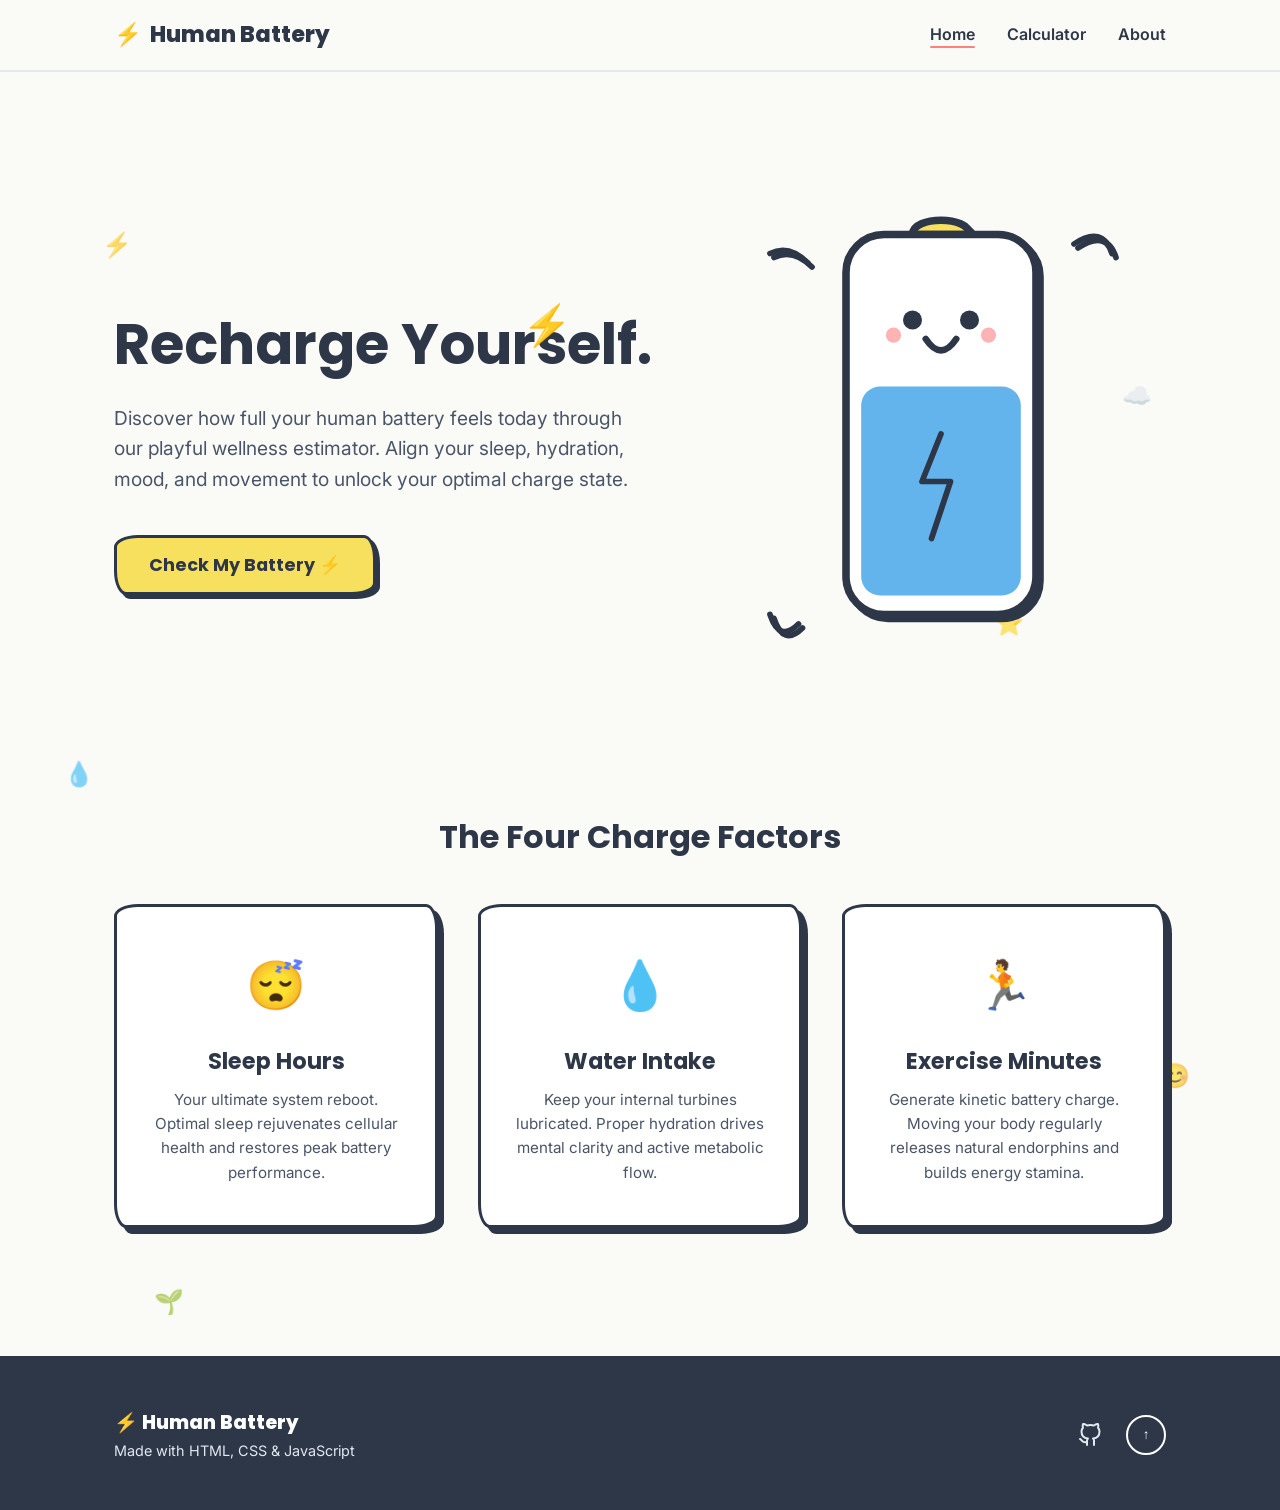
<file: index.html>
<!DOCTYPE html>
<html lang="en">
<head>
  <meta charset="UTF-8">
  <meta name="viewport" content="width=device-width, initial-scale=1.0">
  <title>Human Battery ⚡ - Recharge Yourself</title>
  <meta name="description" content="Estimates your human battery percentage based on sleep, water, mood, and exercise. A playful hand-drawn wellness tool.">
  <link rel="stylesheet" href="css/style.css">
</head>
<body>

  <!-- Background Floating Doodles -->
  <div class="doodle-bg" aria-hidden="true">
    <div class="doodle float-1" style="top: 15%; left: 8%;">⚡</div>
    <div class="doodle float-2" style="top: 25%; right: 10%;">☁️</div>
    <div class="doodle float-3" style="top: 50%; left: 5%;">💧</div>
    <div class="doodle float-1" style="top: 70%; right: 7%;">😊</div>
    <div class="doodle float-2" style="top: 85%; left: 12%;">🌱</div>
    <div class="doodle float-3" style="top: 40%; right: 20%;">⭐</div>
    <div class="doodle float-1" style="top: 60%; left: 25%;">❤️</div>
  </div>

  <!-- Header -->
  <header id="main-header">
    <div class="container nav-container">
      <a href="index.html" class="logo" id="nav-logo">
        <span>⚡</span> Human Battery
      </a>
      <button class="hamburger" aria-label="Toggle navigation menu" aria-expanded="false" id="mobile-menu-btn">
        <span></span>
        <span></span>
        <span></span>
      </button>
      <nav class="nav-links-wrapper">
        <ul class="nav-links" id="nav-menu">
          <li><a href="index.html" id="nav-link-home">Home</a></li>
          <li><a href="calculator.html" id="nav-link-calc">Calculator</a></li>
          <li><a href="about.html" id="nav-link-about">About</a></li>
        </ul>
      </nav>
    </div>
  </header>

  <!-- Main Content -->
  <main>
    <div class="container">
      <!-- Hero Section -->
      <section class="hero">
        <div class="hero-content">
          <h1>Recharge Yourself.</h1>
          <p>Discover how full your human battery feels today through our playful wellness estimator. Align your sleep, hydration, mood, and movement to unlock your optimal charge state.</p>
          <a href="calculator.html" class="btn-doodle" id="hero-cta-btn">
            Check My Battery ⚡
          </a>
        </div>
        <div class="hero-img-container">
          <!-- Premium Hand-Drawn Doodle SVG Illustration of Battery -->
          <svg class="hero-illustration" viewBox="0 0 200 300" xmlns="http://www.w3.org/2000/svg" role="img" aria-label="Sketch of a smiling, floating battery with sparks around it">
            <!-- Sparks / Doodle lines -->
            <path d="M 30,50 Q 20,40 10,45" stroke="#2D3748" stroke-width="3" stroke-linecap="round" fill="none" />
            <path d="M 170,40 Q 185,30 190,45" stroke="#2D3748" stroke-width="3" stroke-linecap="round" fill="none" />
            <path d="M 25,240 Q 15,250 10,235" stroke="#2D3748" stroke-width="3" stroke-linecap="round" fill="none" />
            
            <!-- Battery Cap -->
            <path d="M 85,35 C 85,25 115,25 115,35 Z" fill="#F6E05E" stroke="#2D3748" stroke-width="4" stroke-linejoin="round" />
            
            <!-- Battery Body with hand-drawn irregular curvature -->
            <rect x="50" y="35" width="100" height="200" rx="20" ry="20" fill="#FFFFFF" stroke="#2D3748" stroke-width="4" />
            
            <!-- Inside liquid fill doodles -->
            <rect x="58" y="115" width="84" height="110" rx="10" ry="10" fill="#63B3ED" />
            
            <!-- Smiling Eyes -->
            <circle cx="85" cy="80" r="5" fill="#2D3748" />
            <circle cx="115" cy="80" r="5" fill="#2D3748" />
            
            <!-- Cheeks -->
            <circle cx="75" cy="88" r="4" fill="#FC8181" opacity="0.6" />
            <circle cx="125" cy="88" r="4" fill="#FC8181" opacity="0.6" />
            
            <!-- Smile (curved arc) -->
            <path d="M 92,90 Q 100,102 108,90" stroke="#2D3748" stroke-width="3.5" stroke-linecap="round" fill="none" />
            
            <!-- Sparkles/Energy Indicator -->
            <path d="M 100,140 L 90,165 L 105,165 L 95,195" stroke="#2D3748" stroke-width="3" stroke-linecap="round" stroke-linejoin="round" fill="none" />
          </svg>
        </div>
      </section>

      <!-- Features Cards Grid -->
      <section class="features">
        <h2 class="features-title">The Four Charge Factors</h2>
        <div class="features-grid">
          
          <div class="card-doodle feature-card" id="card-sleep">
            <span class="feature-icon" aria-hidden="true">😴</span>
            <h3>Sleep Hours</h3>
            <p>Your ultimate system reboot. Optimal sleep rejuvenates cellular health and restores peak battery performance.</p>
          </div>

          <div class="card-doodle feature-card" id="card-water">
            <span class="feature-icon" aria-hidden="true">💧</span>
            <h3>Water Intake</h3>
            <p>Keep your internal turbines lubricated. Proper hydration drives mental clarity and active metabolic flow.</p>
          </div>

          <div class="card-doodle feature-card" id="card-exercise">
            <span class="feature-icon" aria-hidden="true">🏃</span>
            <h3>Exercise Minutes</h3>
            <p>Generate kinetic battery charge. Moving your body regularly releases natural endorphins and builds energy stamina.</p>
          </div>

        </div>
      </section>
    </div>
  </main>

  <!-- Footer -->
  <footer>
    <div class="container footer-container">
      <div class="footer-left">
        <div class="footer-logo">⚡ Human Battery</div>
        <p class="footer-credits">Made with HTML, CSS & JavaScript</p>
      </div>
      <div class="footer-right">
        <a href="https://github.com" target="_blank" rel="noopener noreferrer" class="github-link" aria-label="Visit GitHub repository">
          <svg width="24" height="24" viewBox="0 0 24 24" fill="none" stroke="currentColor" stroke-width="2" stroke-linecap="round" stroke-linejoin="round">
            <path d="M9 19c-5 1.5-5-2.5-7-3m14 6v-3.87a3.37 3.37 0 0 0-.94-2.61c3.14-.35 6.44-1.54 6.44-7A5.44 5.44 0 0 0 20 4.77 5.07 5.07 0 0 0 19.91 1S18.73.65 16 2.48a13.38 13.38 0 0 0-7 0C6.27.65 5.09 1 5.09 1A5.07 5.07 0 0 0 5 4.77a5.44 5.44 0 0 0-1.5 3.78c0 5.42 3.3 6.61 6.44 7A3.37 3.37 0 0 0 9 18.13V22"></path>
          </svg>
        </a>
        <button onclick="window.scrollTo({top: 0, behavior: 'smooth'})" class="back-to-top" aria-label="Scroll back to top">
          ↑
        </button>
      </div>
    </div>
  </footer>

  <script src="js/app.js"></script>
</body>
</html>
</file>
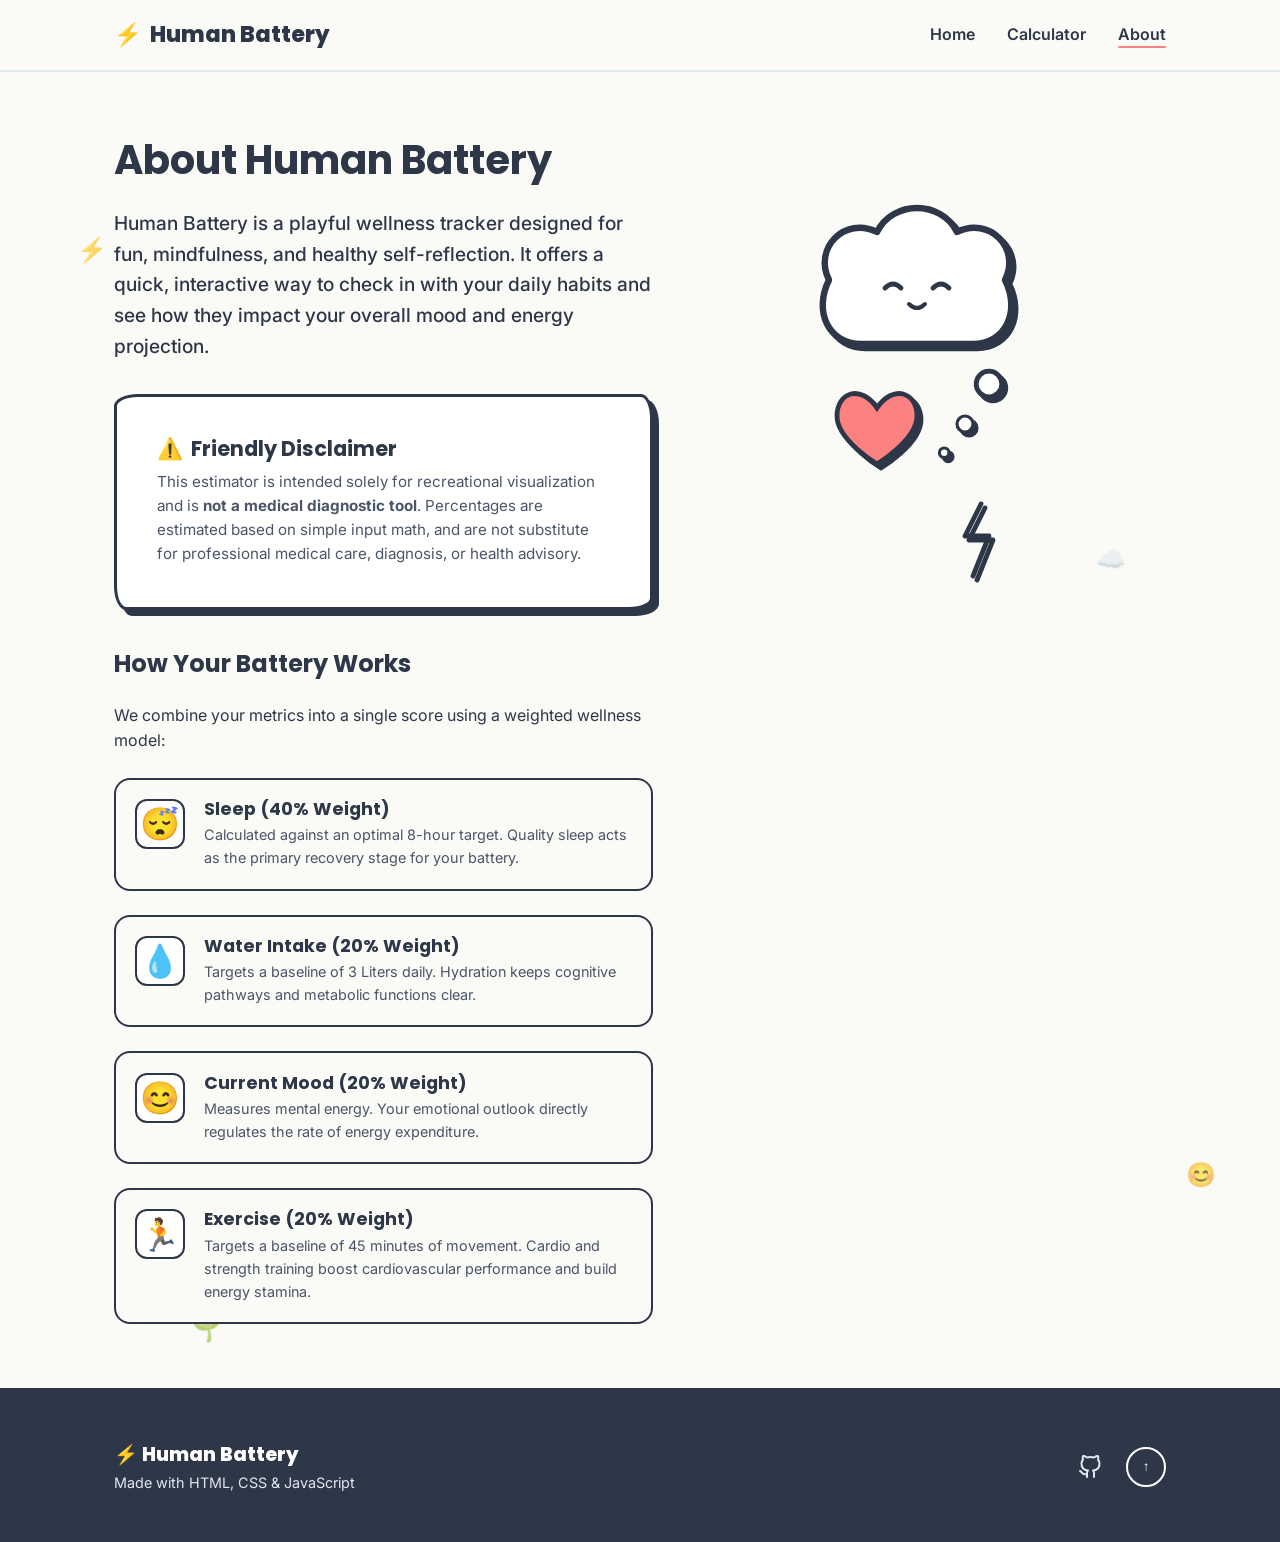
<file: about.html>
<!DOCTYPE html>
<html lang="en">
<head>
  <meta charset="UTF-8">
  <meta name="viewport" content="width=device-width, initial-scale=1.0">
  <title>About - Human Battery ⚡</title>
  <meta name="description" content="Learn how the Human Battery wellness estimator measures your daily energy levels based on key physical and mental inputs.">
  <link rel="stylesheet" href="css/style.css">
</head>
<body>

  <!-- Background Floating Doodles -->
  <div class="doodle-bg" aria-hidden="true">
    <div class="doodle float-2" style="top: 15%; left: 6%;">⚡</div>
    <div class="doodle float-3" style="top: 35%; right: 12%;">☁️</div>
    <div class="doodle float-1" style="top: 55%; left: 9%;">💧</div>
    <div class="doodle float-2" style="top: 75%; right: 5%;">😊</div>
    <div class="doodle float-3" style="top: 85%; left: 15%;">🌱</div>
  </div>

  <!-- Header -->
  <header id="main-header">
    <div class="container nav-container">
      <a href="index.html" class="logo" id="nav-logo">
        <span>⚡</span> Human Battery
      </a>
      <button class="hamburger" aria-label="Toggle navigation menu" aria-expanded="false" id="mobile-menu-btn">
        <span></span>
        <span></span>
        <span></span>
      </button>
      <nav class="nav-links-wrapper">
        <ul class="nav-links" id="nav-menu">
          <li><a href="index.html" id="nav-link-home">Home</a></li>
          <li><a href="calculator.html" id="nav-link-calc">Calculator</a></li>
          <li><a href="about.html" id="nav-link-about">About</a></li>
        </ul>
      </nav>
    </div>
  </header>

  <!-- Main Content -->
  <main>
    <div class="container">
      <div class="about-grid">
        
        <!-- About Context Content -->
        <div class="about-content">
          <h1>About Human Battery</h1>
          <p class="about-intro">Human Battery is a playful wellness tracker designed for fun, mindfulness, and healthy self-reflection. It offers a quick, interactive way to check in with your daily habits and see how they impact your overall mood and energy projection.</p>
          
          <div class="card-doodle about-card" id="disclaimer-card">
            <h2 style="font-size: 1.3rem; margin-bottom: 0.5rem; display: flex; align-items: center; gap: 0.5rem;">
              <span>⚠️</span> Friendly Disclaimer
            </h2>
            <p style="font-size: 0.95rem; color: #4A5568;">This estimator is intended solely for recreational visualization and is <strong>not a medical diagnostic tool</strong>. Percentages are estimated based on simple input math, and are not substitute for professional medical care, diagnosis, or health advisory.</p>
          </div>

          <h2 style="margin-bottom: 1.5rem;">How Your Battery Works</h2>
          <p>We combine your metrics into a single score using a weighted wellness model:</p>
          
          <div class="about-factors">
            <!-- Sleep -->
            <div class="factor-item" id="factor-sleep">
              <div class="factor-icon" aria-hidden="true">😴</div>
              <div class="factor-info">
                <h4>Sleep (40% Weight)</h4>
                <p>Calculated against an optimal 8-hour target. Quality sleep acts as the primary recovery stage for your battery.</p>
              </div>
            </div>

            <!-- Water -->
            <div class="factor-item" id="factor-water">
              <div class="factor-icon" aria-hidden="true">💧</div>
              <div class="factor-info">
                <h4>Water Intake (20% Weight)</h4>
                <p>Targets a baseline of 3 Liters daily. Hydration keeps cognitive pathways and metabolic functions clear.</p>
              </div>
            </div>

            <!-- Mood -->
            <div class="factor-item" id="factor-mood">
              <div class="factor-icon" aria-hidden="true">😊</div>
              <div class="factor-info">
                <h4>Current Mood (20% Weight)</h4>
                <p>Measures mental energy. Your emotional outlook directly regulates the rate of energy expenditure.</p>
              </div>
            </div>

            <!-- Exercise -->
            <div class="factor-item" id="factor-exercise">
              <div class="factor-icon" aria-hidden="true">🏃</div>
              <div class="factor-info">
                <h4>Exercise (20% Weight)</h4>
                <p>Targets a baseline of 45 minutes of movement. Cardio and strength training boost cardiovascular performance and build energy stamina.</p>
              </div>
            </div>
          </div>
        </div>

        <!-- Illustration Column -->
        <div class="about-illustration-container">
          <!-- Floating Doodle illustration for About page -->
          <svg class="about-illustration" viewBox="0 0 200 300" xmlns="http://www.w3.org/2000/svg" role="img" aria-label="Cute floating cloud dreaming of a battery icon">
            <!-- Cloud Outline -->
            <path d="M 50,130 C 30,130 20,110 30,90 C 20,70 40,50 60,60 C 70,40 100,40 110,60 C 130,50 150,70 140,90 C 150,110 140,130 120,130 Z" fill="#FFFFFF" stroke="#2D3748" stroke-width="4" stroke-linejoin="round" />
            
            <!-- Eyes on Cloud -->
            <path d="M 65,95 Q 70,90 75,95" stroke="#2D3748" stroke-width="3" stroke-linecap="round" fill="none" />
            <path d="M 95,95 Q 100,90 105,95" stroke="#2D3748" stroke-width="3" stroke-linecap="round" fill="none" />
            <path d="M 80,105 Q 85,110 90,105" stroke="#2D3748" stroke-width="2.5" stroke-linecap="round" fill="none" />

            <!-- Bubble thoughts -->
            <circle cx="130" cy="155" r="8" fill="#FFFFFF" stroke="#2D3748" stroke-width="3" />
            <circle cx="115" cy="180" r="5" fill="#FFFFFF" stroke="#2D3748" stroke-width="2" />
            <circle cx="102" cy="198" r="3" fill="#FFFFFF" stroke="#2D3748" stroke-width="2" />

            <!-- Sparkling Light/Idea -->
            <path d="M 125,230 L 115,250 L 130,250 L 120,275" stroke="#2D3748" stroke-width="3" stroke-linecap="round" stroke-linejoin="round" fill="none" />
            
            <!-- Little Heart floating below -->
            <path d="M 60,170 C 50,155 35,160 35,175 C 35,190 60,205 60,205 C 60,205 85,190 85,175 C 85,160 70,155 60,170 Z" fill="#FC8181" stroke="#2D3748" stroke-width="3" />
          </svg>
        </div>

      </div>
    </div>
  </main>

  <!-- Footer -->
  <footer>
    <div class="container footer-container">
      <div class="footer-left">
        <div class="footer-logo">⚡ Human Battery</div>
        <p class="footer-credits">Made with HTML, CSS & JavaScript</p>
      </div>
      <div class="footer-right">
        <a href="https://github.com" target="_blank" rel="noopener noreferrer" class="github-link" aria-label="Visit GitHub repository">
          <svg width="24" height="24" viewBox="0 0 24 24" fill="none" stroke="currentColor" stroke-width="2" stroke-linecap="round" stroke-linejoin="round">
            <path d="M9 19c-5 1.5-5-2.5-7-3m14 6v-3.87a3.37 3.37 0 0 0-.94-2.61c3.14-.35 6.44-1.54 6.44-7A5.44 5.44 0 0 0 20 4.77 5.07 5.07 0 0 0 19.91 1S18.73.65 16 2.48a13.38 13.38 0 0 0-7 0C6.27.65 5.09 1 5.09 1A5.07 5.07 0 0 0 5 4.77a5.44 5.44 0 0 0-1.5 3.78c0 5.42 3.3 6.61 6.44 7A3.37 3.37 0 0 0 9 18.13V22"></path>
          </svg>
        </a>
        <button onclick="window.scrollTo({top: 0, behavior: 'smooth'})" class="back-to-top" aria-label="Scroll back to top">
          ↑
        </button>
      </div>
    </div>
  </footer>

  <script src="js/app.js"></script>
</body>
</html>
</file>
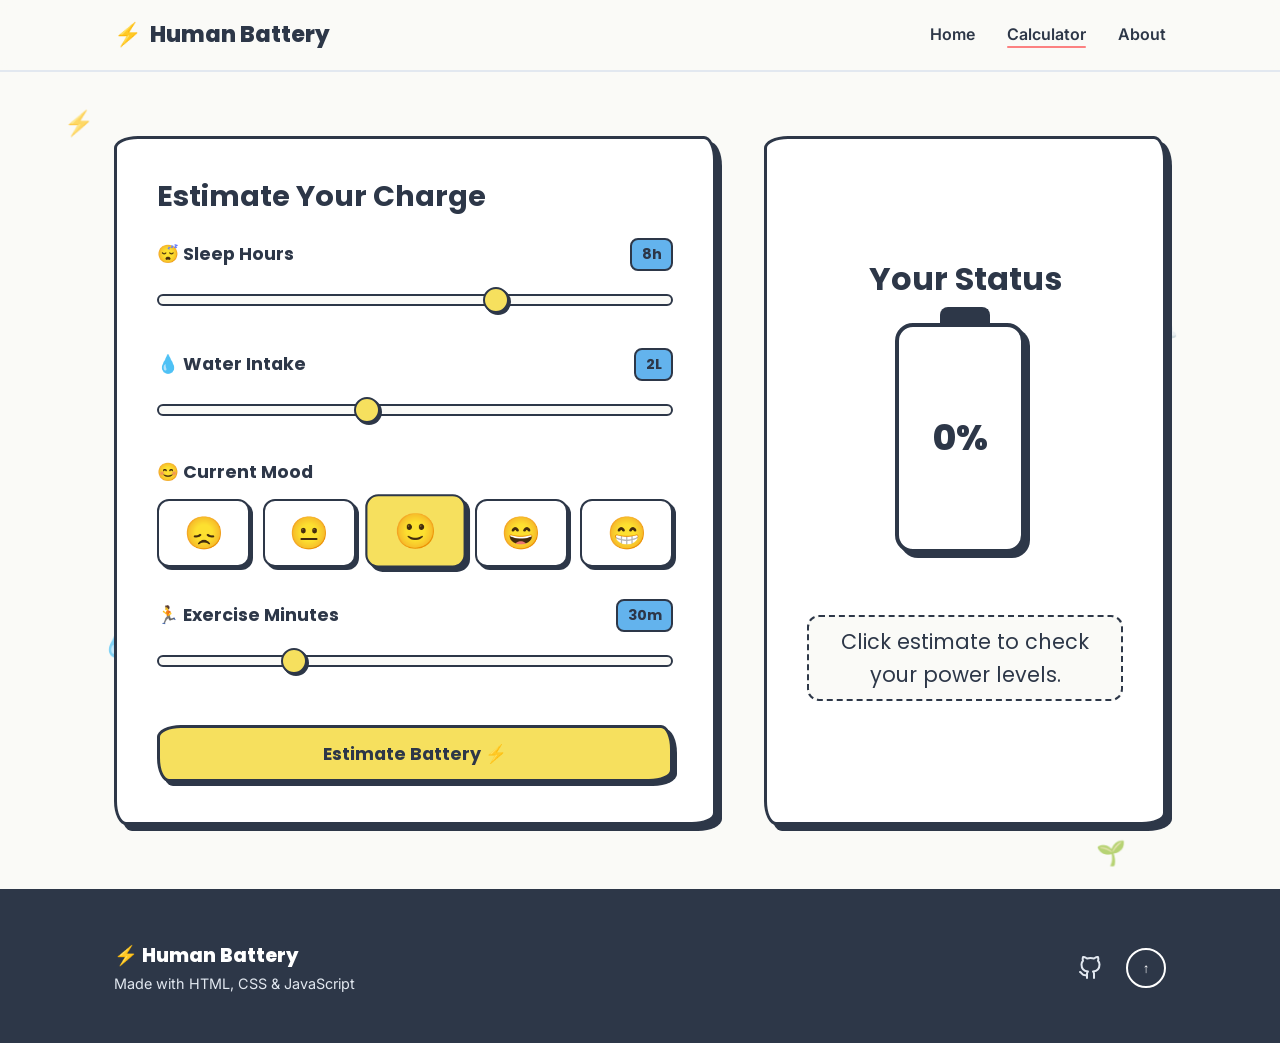
<file: calculator.html>
<!DOCTYPE html>
<html lang="en">
<head>
  <meta charset="UTF-8">
  <meta name="viewport" content="width=device-width, initial-scale=1.0">
  <title>Battery Estimator - Human Battery ⚡</title>
  <meta name="description" content="Calculate your daily wellness state. Enter your sleep, hydration, mood, and movement to test your human battery.">
  <link rel="stylesheet" href="css/style.css">
</head>
<body>

  <!-- Background Floating Doodles -->
  <div class="doodle-bg" aria-hidden="true">
    <div class="doodle float-3" style="top: 10%; left: 5%;">⚡</div>
    <div class="doodle float-1" style="top: 30%; right: 8%;">☁️</div>
    <div class="doodle float-2" style="top: 60%; left: 8%;">💧</div>
    <div class="doodle float-3" style="top: 80%; right: 12%;">🌱</div>
    <div class="doodle float-1" style="top: 45%; right: 25%;">⭐</div>
  </div>

  <!-- Header -->
  <header id="main-header">
    <div class="container nav-container">
      <a href="index.html" class="logo" id="nav-logo">
        <span>⚡</span> Human Battery
      </a>
      <button class="hamburger" aria-label="Toggle navigation menu" aria-expanded="false" id="mobile-menu-btn">
        <span></span>
        <span></span>
        <span></span>
      </button>
      <nav class="nav-links-wrapper">
        <ul class="nav-links" id="nav-menu">
          <li><a href="index.html" id="nav-link-home">Home</a></li>
          <li><a href="calculator.html" id="nav-link-calc">Calculator</a></li>
          <li><a href="about.html" id="nav-link-about">About</a></li>
        </ul>
      </nav>
    </div>
  </header>

  <!-- Main Content -->
  <main>
    <div class="container">
      <div class="calc-container">
        
        <!-- Inputs Form Card -->
        <div class="card-doodle calc-form-card" id="form-card">
          <h2 style="font-size: 1.8rem; margin-bottom: -0.5rem;">Estimate Your Charge</h2>
          
          <!-- Sleep Slider -->
          <div class="input-group">
            <div class="input-label-row">
              <label for="sleep-slider">😴 Sleep Hours</label>
              <span class="label-val" id="sleep-val">8h</span>
            </div>
            <div class="slider-container">
              <input type="range" id="sleep-slider" min="0" max="12" step="0.5" value="8" class="range-slider" aria-valuemin="0" aria-valuemax="12" aria-valuenow="8">
            </div>
          </div>

          <!-- Water Slider -->
          <div class="input-group">
            <div class="input-label-row">
              <label for="water-slider">💧 Water Intake</label>
              <span class="label-val" id="water-val">2L</span>
            </div>
            <div class="slider-container">
              <input type="range" id="water-slider" min="0" max="5" step="0.25" value="2" class="range-slider" aria-valuemin="0" aria-valuemax="5" aria-valuenow="2">
            </div>
          </div>

          <!-- Mood Selector -->
          <div class="input-group">
            <div class="input-label-row">
              <label>😊 Current Mood</label>
            </div>
            <div class="emoji-selector" role="radiogroup" aria-label="Current Mood selector">
              <button type="button" class="emoji-btn" data-value="20" aria-label="Very Bad" role="radio" aria-checked="false">😞</button>
              <button type="button" class="emoji-btn" data-value="50" aria-label="Neutral" role="radio" aria-checked="false">😐</button>
              <button type="button" class="emoji-btn active" data-value="75" aria-label="Happy" role="radio" aria-checked="true">🙂</button>
              <button type="button" class="emoji-btn" data-value="90" aria-label="Very Happy" role="radio" aria-checked="false">😄</button>
              <button type="button" class="emoji-btn" data-value="100" aria-label="Excited" role="radio" aria-checked="false">😁</button>
            </div>
          </div>

          <!-- Exercise Slider -->
          <div class="input-group">
            <div class="input-label-row">
              <label for="exercise-slider">🏃 Exercise Minutes</label>
              <span class="label-val" id="exercise-val">30m</span>
            </div>
            <div class="slider-container">
              <input type="range" id="exercise-slider" min="0" max="120" step="5" value="30" class="range-slider" aria-valuemin="0" aria-valuemax="120" aria-valuenow="30">
            </div>
          </div>

          <!-- Submit Button -->
          <button type="button" class="btn-doodle" id="calc-btn" style="margin-top: 1rem; width: 100%;">
            Estimate Battery ⚡
          </button>
        </div>

        <!-- Output Visualizer Card -->
        <div class="card-doodle calc-result-card" id="result-card">
          <h2 class="result-percentage-header">Your Status</h2>
          
          <!-- Battery Visualizer Component -->
          <div class="battery-graphic-wrapper" aria-label="Visual battery representation">
            <div class="battery-cap"></div>
            <div class="battery-body">
              <div class="battery-fill" id="battery-fill-bar"></div>
              <div class="battery-percentage-text" id="pct-display">0%</div>
            </div>
          </div>

          <!-- Fun wellness description -->
          <div class="result-message" id="advice-msg">Click estimate to check your power levels.</div>
        </div>

      </div>
    </div>
  </main>

  <!-- Footer -->
  <footer>
    <div class="container footer-container">
      <div class="footer-left">
        <div class="footer-logo">⚡ Human Battery</div>
        <p class="footer-credits">Made with HTML, CSS & JavaScript</p>
      </div>
      <div class="footer-right">
        <a href="https://github.com" target="_blank" rel="noopener noreferrer" class="github-link" aria-label="Visit GitHub repository">
          <svg width="24" height="24" viewBox="0 0 24 24" fill="none" stroke="currentColor" stroke-width="2" stroke-linecap="round" stroke-linejoin="round">
            <path d="M9 19c-5 1.5-5-2.5-7-3m14 6v-3.87a3.37 3.37 0 0 0-.94-2.61c3.14-.35 6.44-1.54 6.44-7A5.44 5.44 0 0 0 20 4.77 5.07 5.07 0 0 0 19.91 1S18.73.65 16 2.48a13.38 13.38 0 0 0-7 0C6.27.65 5.09 1 5.09 1A5.07 5.07 0 0 0 5 4.77a5.44 5.44 0 0 0-1.5 3.78c0 5.42 3.3 6.61 6.44 7A3.37 3.37 0 0 0 9 18.13V22"></path>
          </svg>
        </a>
        <button onclick="window.scrollTo({top: 0, behavior: 'smooth'})" class="back-to-top" aria-label="Scroll back to top">
          ↑
        </button>
      </div>
    </div>
  </footer>

  <script src="js/app.js"></script>
</body>
</html>
</file>
<file: css/style.css>
/* Import Google Fonts */
@import url('https://fonts.googleapis.com/css2?family=Inter:wght@400;500;600&family=Poppins:wght@700;800&display=swap');

/* Color Variables */
:root {
  --background: #FAFAF7;
  --primary: #2D3748;
  --primary-rgb: 45, 55, 72;
  --accent-green: #48BB78;
  --accent-yellow: #F6E05E;
  --accent-blue: #63B3ED;
  --accent-coral: #FC8181;
  --card: #FFFFFF;
  --border: #2D3748; /* Playful bold borders */
  --border-light: #E2E8F0;
  --shadow: rgba(45, 55, 72, 0.12);
  --shadow-hover: rgba(45, 55, 72, 0.2);
  --font-heading: 'Poppins', sans-serif;
  --font-body: 'Inter', sans-serif;
  --radius-hand-drawn: 24px 12px 24px 12px / 12px 24px 12px 24px;
  --radius-standard: 16px;
  --max-width: 1100px;
}

/* Reset and Base Styles */
* {
  box-sizing: border-box;
  margin: 0;
  padding: 0;
}

body {
  background-color: var(--background);
  color: var(--primary);
  font-family: var(--font-body);
  line-height: 1.6;
  overflow-x: hidden;
  min-height: 100vh;
  display: flex;
  flex-direction: column;
  position: relative;
}

h1, h2, h3, h4 {
  font-family: var(--font-heading);
  font-weight: 700;
  line-height: 1.2;
}

a {
  color: inherit;
  text-decoration: none;
}

/* Focus Indicator for Accessibility */
a:focus-visible,
button:focus-visible,
input:focus-visible {
  outline: 3px solid var(--accent-blue);
  outline-offset: 3px;
}

/* Page Layout */
.container {
  max-width: var(--max-width);
  margin: 0 auto;
  padding: 0 1.5rem;
  width: 100%;
}

main {
  flex-grow: 1;
  padding: 4rem 0;
  z-index: 2;
}

/* Header & Navigation */
header {
  position: sticky;
  top: 0;
  background-color: rgba(250, 250, 247, 0.9);
  backdrop-filter: blur(8px);
  border-bottom: 2px solid var(--border-light);
  z-index: 100;
  transition: padding 0.3s ease, border-color 0.3s ease;
}

header.scrolled {
  padding: 0.5rem 0;
  border-bottom-color: var(--primary);
}

.nav-container {
  display: flex;
  justify-content: space-between;
  align-items: center;
  height: 70px;
}

.logo {
  font-family: var(--font-heading);
  font-size: 1.4rem;
  font-weight: 800;
  display: flex;
  align-items: center;
  gap: 0.5rem;
}

.logo span {
  display: inline-block;
  transition: transform 0.3s cubic-bezier(0.175, 0.885, 0.32, 1.275);
}

.logo:hover span {
  transform: scale(1.2) rotate(10deg);
}

.nav-links {
  display: flex;
  list-style: none;
  gap: 2rem;
  align-items: center;
}

.nav-links a {
  font-weight: 600;
  position: relative;
  padding: 0.25rem 0;
  font-size: 1rem;
}

.nav-links a::after {
  content: '';
  position: absolute;
  bottom: 0;
  left: 0;
  width: 0;
  height: 2.5px;
  background-color: var(--accent-coral);
  border-radius: 2px;
  transition: width 0.3s cubic-bezier(0.25, 0.46, 0.45, 0.94);
}

.nav-links a:hover::after,
.nav-links a.active::after {
  width: 100%;
}

/* Mobile Menu Button */
.hamburger {
  display: none;
  background: none;
  border: none;
  cursor: pointer;
  padding: 0.5rem;
  z-index: 110;
}

.hamburger span {
  display: block;
  width: 25px;
  height: 3px;
  background-color: var(--primary);
  margin: 5px 0;
  transition: transform 0.3s ease, opacity 0.3s ease;
  border-radius: 2px;
}

/* Floating Doodles */
.doodle-bg {
  position: absolute;
  top: 0;
  left: 0;
  width: 100%;
  height: 100%;
  overflow: hidden;
  pointer-events: none;
  z-index: 1;
}

.doodle {
  position: absolute;
  font-size: 1.5rem;
  opacity: 0.7;
  user-select: none;
  will-change: transform;
}

/* Preset Floating Animations */
@keyframes float-1 {
  0% { transform: translateY(0px) rotate(0deg); }
  50% { transform: translateY(-15px) rotate(5deg); }
  100% { transform: translateY(0px) rotate(0deg); }
}

@keyframes float-2 {
  0% { transform: translateY(0px) rotate(0deg); }
  50% { transform: translateY(-20px) rotate(-8deg); }
  100% { transform: translateY(0px) rotate(0deg); }
}

@keyframes float-3 {
  0% { transform: translateY(0px) scale(1); }
  50% { transform: translateY(-12px) scale(1.1); }
  100% { transform: translateY(0px) scale(1); }
}

.float-1 { animation: float-1 6s ease-in-out infinite; }
.float-2 { animation: float-2 8s ease-in-out infinite; }
.float-3 { animation: float-3 7s ease-in-out infinite; }

/* Hand-drawn Style Cards */
.card-doodle {
  background-color: var(--card);
  border: 3px solid var(--primary);
  border-radius: var(--radius-hand-drawn);
  padding: 2.5rem;
  box-shadow: 6px 6px 0px var(--primary);
  transition: transform 0.3s cubic-bezier(0.175, 0.885, 0.32, 1.275), box-shadow 0.3s cubic-bezier(0.175, 0.885, 0.32, 1.275);
}

.card-doodle:hover {
  transform: translateY(-6px) rotate(-1deg);
  box-shadow: 10px 10px 0px var(--primary);
}

/* Buttons */
.btn-doodle {
  display: inline-flex;
  align-items: center;
  justify-content: center;
  gap: 0.5rem;
  background-color: var(--accent-yellow);
  color: var(--primary);
  font-family: var(--font-heading);
  font-weight: 700;
  font-size: 1.1rem;
  padding: 0.8rem 2rem;
  border: 3px solid var(--primary);
  border-radius: var(--radius-hand-drawn);
  box-shadow: 4px 4px 0px var(--primary);
  cursor: pointer;
  transition: transform 0.2s cubic-bezier(0.175, 0.885, 0.32, 1.275), box-shadow 0.2s cubic-bezier(0.175, 0.885, 0.32, 1.275), background-color 0.2s ease;
}

.btn-doodle:hover {
  transform: translateY(-3px) scale(1.03);
  box-shadow: 6px 6px 0px var(--primary);
  background-color: #ffd83d;
}

.btn-doodle:active {
  transform: translateY(1px);
  box-shadow: 2px 2px 0px var(--primary);
}

.btn-doodle.secondary {
  background-color: var(--background);
}

.btn-doodle.secondary:hover {
  background-color: var(--border-light);
}

/* Home Page Styles */
.hero {
  display: grid;
  grid-template-columns: 1.2fr 1fr;
  align-items: center;
  gap: 4rem;
  margin-top: 2rem;
  margin-bottom: 5rem;
}

.hero-content h1 {
  font-size: 3.5rem;
  color: var(--primary);
  margin-bottom: 1.5rem;
  position: relative;
}

.hero-content h1::after {
  content: '⚡';
  position: absolute;
  top: -10px;
  right: 15%;
  font-size: 2.5rem;
  animation: float-1 4s ease-in-out infinite;
}

.hero-content p {
  font-size: 1.2rem;
  margin-bottom: 2.5rem;
  color: #4A5568;
}

.hero-img-container {
  display: flex;
  justify-content: center;
  align-items: center;
  position: relative;
}

.hero-illustration {
  width: 100%;
  max-width: 380px;
  height: auto;
  filter: drop-shadow(4px 4px 0px var(--primary));
  animation: float-2 6s ease-in-out infinite;
}

/* Home Features Grid */
.features-title {
  text-align: center;
  font-size: 2rem;
  margin-bottom: 3rem;
}

.features-grid {
  display: grid;
  grid-template-columns: repeat(auto-fit, minmax(280px, 1fr));
  gap: 2.5rem;
  margin-bottom: 4rem;
}

.feature-card {
  text-align: center;
  padding: 2.5rem 2rem;
}

.feature-icon {
  font-size: 3rem;
  margin-bottom: 1.5rem;
  display: inline-block;
  transition: transform 0.3s cubic-bezier(0.175, 0.885, 0.32, 1.275);
}

.feature-card:hover .feature-icon {
  transform: scale(1.2) rotate(8deg);
}

.feature-card h3 {
  font-size: 1.4rem;
  margin-bottom: 0.8rem;
}

.feature-card p {
  color: #4A5568;
  font-size: 0.95rem;
}

/* About Page Styles */
.about-grid {
  display: grid;
  grid-template-columns: 1.2fr 1fr;
  gap: 4rem;
  align-items: flex-start;
}

.about-content h1 {
  font-size: 2.5rem;
  margin-bottom: 1.5rem;
}

.about-intro {
  font-size: 1.2rem;
  font-weight: 500;
  margin-bottom: 2rem;
}

.about-card {
  margin-bottom: 2.5rem;
}

.about-factors {
  display: flex;
  flex-direction: column;
  gap: 1.5rem;
  margin-top: 1.5rem;
}

.factor-item {
  display: flex;
  gap: 1.2rem;
  align-items: flex-start;
  padding: 1.2rem;
  background-color: var(--background);
  border: 2px solid var(--primary);
  border-radius: 16px;
}

.factor-icon {
  font-size: 2rem;
  background: white;
  border: 2px solid var(--primary);
  width: 50px;
  height: 50px;
  display: flex;
  align-items: center;
  justify-content: center;
  border-radius: 12px;
  flex-shrink: 0;
}

.factor-info h4 {
  font-size: 1.1rem;
  margin-bottom: 0.2rem;
}

.factor-info p {
  font-size: 0.9rem;
  color: #4A5568;
}

.about-illustration-container {
  display: flex;
  justify-content: center;
  position: sticky;
  top: 100px;
}

.about-illustration {
  width: 100%;
  max-width: 320px;
  filter: drop-shadow(4px 4px 0px var(--primary));
  animation: float-3 8s ease-in-out infinite;
}

/* Calculator Page Styles */
.calc-container {
  display: grid;
  grid-template-columns: 1.2fr 0.8fr;
  gap: 3rem;
  align-items: stretch;
}

.calc-form-card {
  display: flex;
  flex-direction: column;
  gap: 2rem;
}

.calc-result-card {
  display: flex;
  flex-direction: column;
  align-items: center;
  justify-content: center;
  text-align: center;
  background-color: var(--card);
  min-height: 450px;
  position: sticky;
  top: 100px;
}

.input-group {
  display: flex;
  flex-direction: column;
  gap: 0.8rem;
}

.input-label-row {
  display: flex;
  justify-content: space-between;
  align-items: center;
  font-family: var(--font-heading);
  font-weight: 700;
  font-size: 1.1rem;
}

.input-label-row span.label-val {
  background-color: var(--accent-blue);
  color: var(--primary);
  border: 2px solid var(--primary);
  padding: 0.2rem 0.6rem;
  border-radius: 8px;
  font-size: 0.9rem;
}

/* Custom range sliders */
.slider-container {
  position: relative;
  display: flex;
  align-items: center;
}

.range-slider {
  -webkit-appearance: none;
  width: 100%;
  height: 12px;
  border-radius: 6px;
  background: var(--background);
  border: 2.5px solid var(--primary);
  outline: none;
  margin: 10px 0;
}

.range-slider::-webkit-slider-thumb {
  -webkit-appearance: none;
  appearance: none;
  width: 26px;
  height: 26px;
  border-radius: 50%;
  background: var(--accent-yellow);
  border: 2.5px solid var(--primary);
  cursor: pointer;
  transition: transform 0.1s ease;
  box-shadow: 2px 2px 0px var(--primary);
}

.range-slider::-webkit-slider-thumb:hover {
  transform: scale(1.15);
}

.range-slider::-moz-range-thumb {
  width: 26px;
  height: 26px;
  border-radius: 50%;
  background: var(--accent-yellow);
  border: 2.5px solid var(--primary);
  cursor: pointer;
  transition: transform 0.1s ease;
  box-shadow: 2px 2px 0px var(--primary);
}

.range-slider::-moz-range-thumb:hover {
  transform: scale(1.15);
}

/* Mood Emoji Grid selector */
.emoji-selector {
  display: grid;
  grid-template-columns: repeat(5, 1fr);
  gap: 0.8rem;
}

.emoji-btn {
  background: white;
  border: 2.5px solid var(--primary);
  border-radius: 12px;
  font-size: 2rem;
  padding: 0.8rem;
  cursor: pointer;
  transition: transform 0.2s cubic-bezier(0.175, 0.885, 0.32, 1.275), background-color 0.2s ease, box-shadow 0.2s ease;
  box-shadow: 3px 3px 0px var(--primary);
}

.emoji-btn:hover {
  transform: translateY(-4px) scale(1.1);
  box-shadow: 4px 4px 0px var(--primary);
  background-color: var(--background);
}

.emoji-btn.active {
  background-color: var(--accent-yellow);
  transform: scale(1.08) translateY(-2px);
  box-shadow: 4px 4px 0px var(--primary);
}

/* Battery Graphic Result */
.battery-graphic-wrapper {
  margin-bottom: 2rem;
  position: relative;
  width: 140px;
  height: 260px;
}

.battery-cap {
  width: 50px;
  height: 16px;
  background-color: var(--primary);
  border: 3px solid var(--primary);
  border-bottom: none;
  border-radius: 8px 8px 0 0;
  margin: 0 auto;
}

.battery-body {
  width: 130px;
  height: 230px;
  border: 4px solid var(--primary);
  border-radius: 18px;
  background-color: #FFF;
  overflow: hidden;
  position: relative;
  box-shadow: 5px 5px 0px var(--primary);
}

.battery-fill {
  position: absolute;
  bottom: 0;
  left: 0;
  width: 100%;
  height: 0%; /* Dynamic */
  background-color: var(--accent-green);
  transition: height 1s cubic-bezier(0.25, 0.8, 0.25, 1), background-color 0.5s ease;
}

.battery-percentage-text {
  position: absolute;
  top: 50%;
  left: 50%;
  transform: translate(-50%, -50%);
  font-family: var(--font-heading);
  font-weight: 800;
  font-size: 2.2rem;
  color: var(--primary);
  z-index: 10;
  text-shadow: 1px 1px 0px #FFF, -1px -1px 0px #FFF, 1px -1px 0px #FFF, -1px 1px 0px #FFF;
}

.result-percentage-header {
  font-size: 2rem;
  margin-bottom: 0.5rem;
}

.result-message {
  font-family: var(--font-heading);
  font-size: 1.3rem;
  color: var(--primary);
  margin-top: 1rem;
  padding: 0.5rem 1rem;
  border: 2px dashed var(--primary);
  border-radius: 12px;
  display: inline-block;
  background-color: var(--background);
}

/* Footer Styles */
footer {
  background-color: var(--primary);
  color: #E2E8F0;
  padding: 3rem 0;
  border-top: 4px solid var(--primary);
  margin-top: auto;
  z-index: 2;
}

.footer-container {
  display: flex;
  justify-content: space-between;
  align-items: center;
}

.footer-logo {
  font-family: var(--font-heading);
  font-weight: 800;
  font-size: 1.2rem;
  color: white;
}

.footer-credits {
  font-size: 0.9rem;
}

.footer-right {
  display: flex;
  align-items: center;
  gap: 1.5rem;
}

.github-link {
  display: inline-flex;
  align-items: center;
  justify-content: center;
  transition: transform 0.2s ease;
}

.github-link:hover {
  transform: scale(1.15) rotate(5deg);
}

.back-to-top {
  background: transparent;
  border: 2px solid white;
  color: white;
  border-radius: 50%;
  width: 40px;
  height: 40px;
  cursor: pointer;
  display: flex;
  align-items: center;
  justify-content: center;
  transition: background-color 0.2s, color 0.2s, transform 0.2s;
}

.back-to-top:hover {
  background-color: white;
  color: var(--primary);
  transform: translateY(-3px);
}

/* Mobile responsive menu slide-in/overlay styling */
@media (max-width: 768px) {
  /* Hamburger responsive logic */
  .hamburger {
    display: block;
  }

  .nav-links {
    position: fixed;
    top: 70px;
    right: -100%;
    width: 250px;
    height: calc(100vh - 70px);
    background-color: var(--background);
    border-left: 3px solid var(--primary);
    flex-direction: column;
    padding: 3rem 1.5rem;
    gap: 2.5rem;
    align-items: flex-start;
    transition: right 0.3s cubic-bezier(0.25, 0.46, 0.45, 0.94);
    box-shadow: -5px 0 15px rgba(0, 0, 0, 0.05);
  }

  .nav-links.active {
    right: 0;
  }

  /* Hamburger animations */
  .hamburger.active span:nth-child(1) {
    transform: rotate(45deg) translate(5px, 6px);
  }

  .hamburger.active span:nth-child(2) {
    opacity: 0;
  }

  .hamburger.active span:nth-child(3) {
    transform: rotate(-45deg) translate(5px, -6px);
  }

  /* Hero grid */
  .hero {
    grid-template-columns: 1fr;
    gap: 3rem;
    text-align: center;
    margin-top: 1rem;
    margin-bottom: 3rem;
  }

  .hero-content h1 {
    font-size: 2.6rem;
  }

  .hero-content h1::after {
    right: 5%;
  }

  /* Calculator layout */
  .calc-container {
    grid-template-columns: 1fr;
    gap: 2.5rem;
  }

  .calc-result-card {
    position: relative;
    top: 0;
    min-height: auto;
    padding: 2rem 1rem;
  }

  /* About page layout */
  .about-grid {
    grid-template-columns: 1fr;
    gap: 3rem;
  }

  .about-illustration-container {
    position: relative;
    top: 0;
    margin-top: 1rem;
  }

  /* Footer layout */
  .footer-container {
    flex-direction: column;
    gap: 1.5rem;
    text-align: center;
  }
}

/* Reduced motion support */
@media (prefers-reduced-motion: reduce) {
  * {
    animation-delay: 0s !important;
    animation-duration: 0s !important;
    animation-iteration-count: 1 !important;
    transition-duration: 0s !important;
    scroll-behavior: auto !important;
  }
  .doodle, .hero-illustration, .about-illustration {
    animation: none !important;
  }
}
</file>
